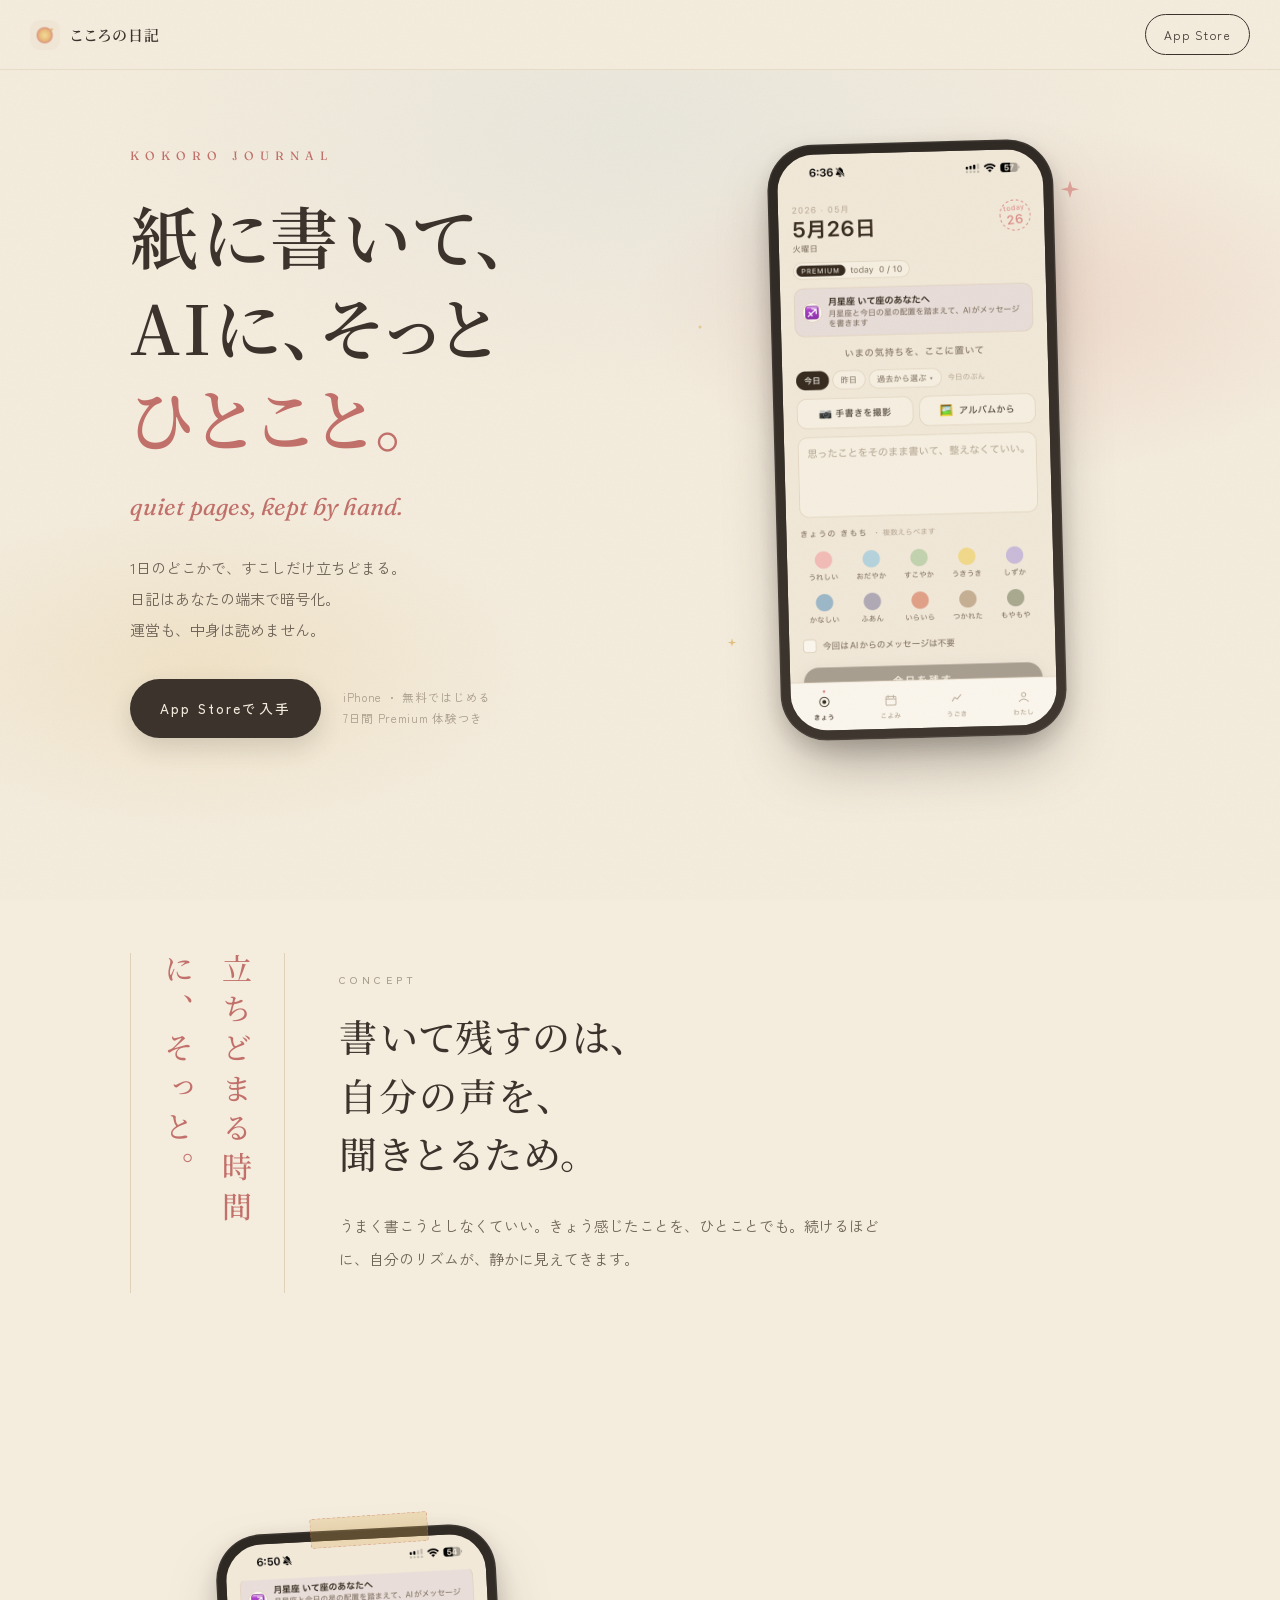
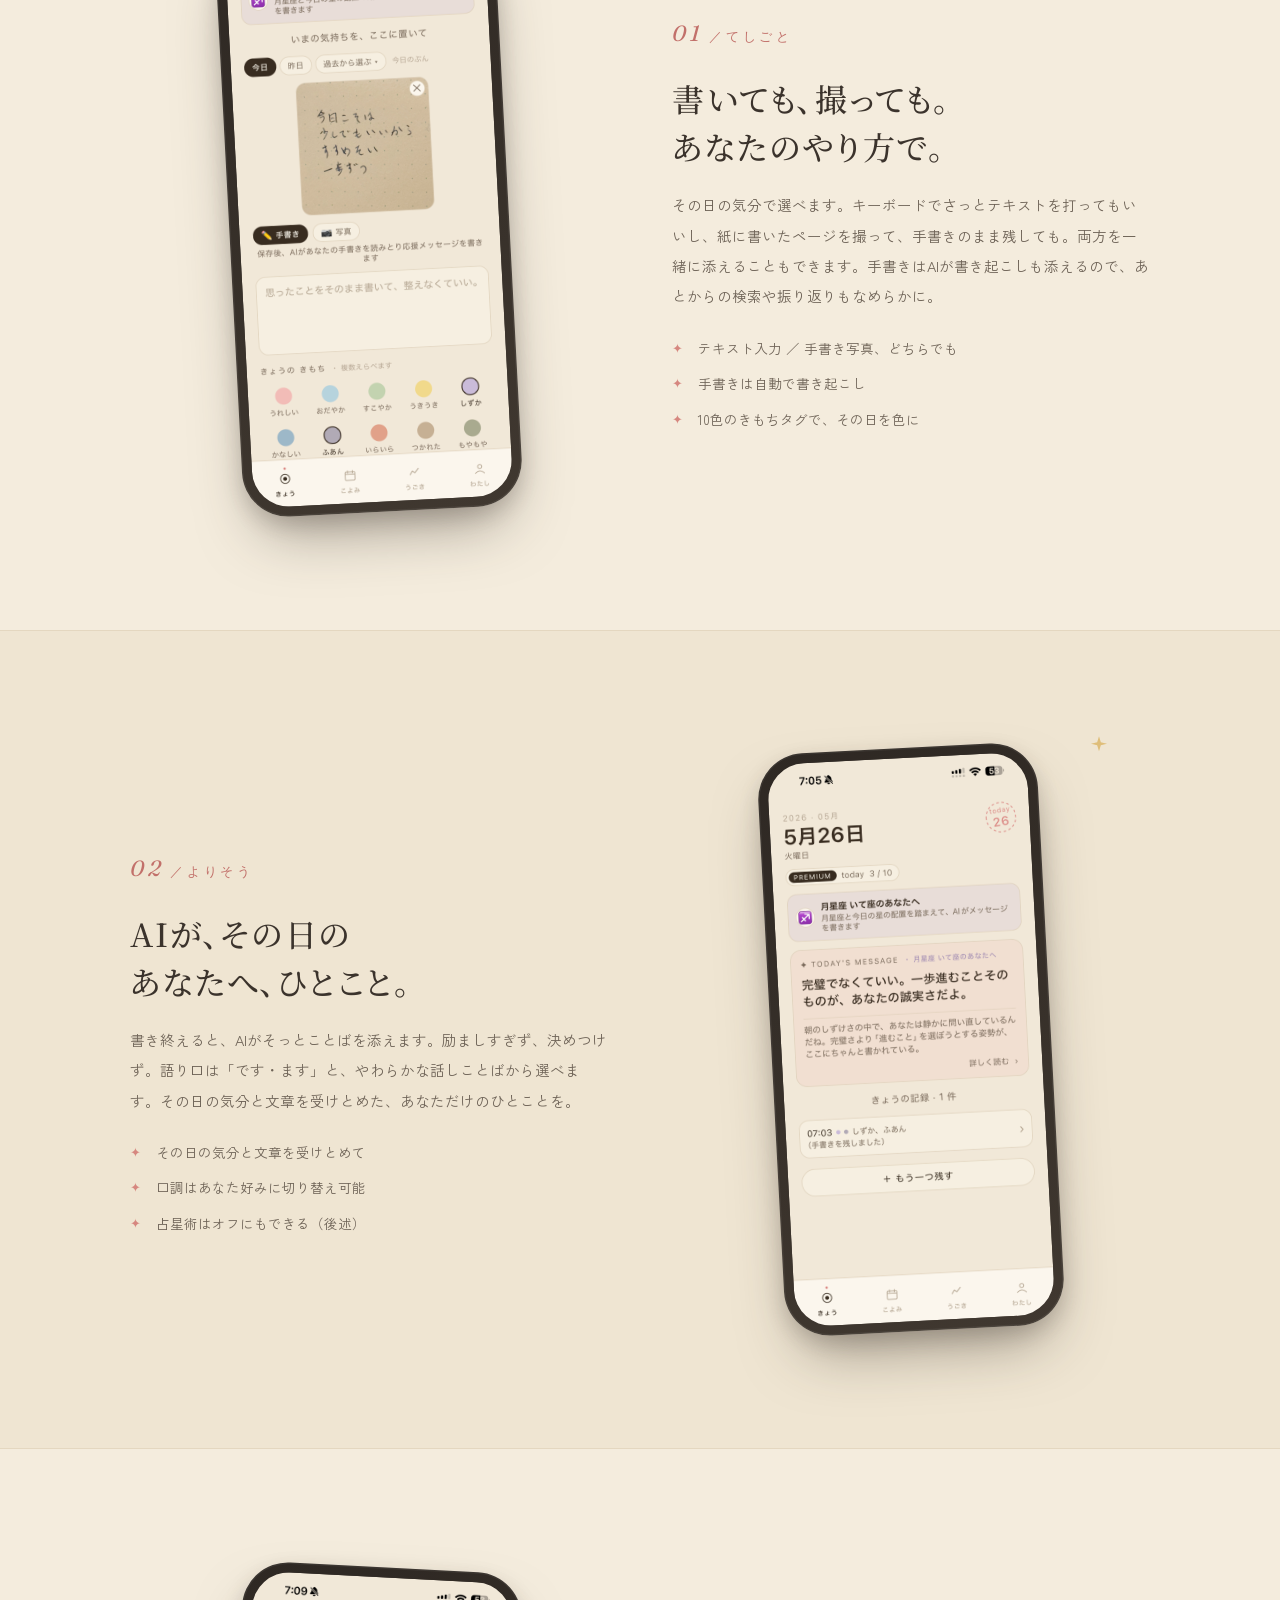
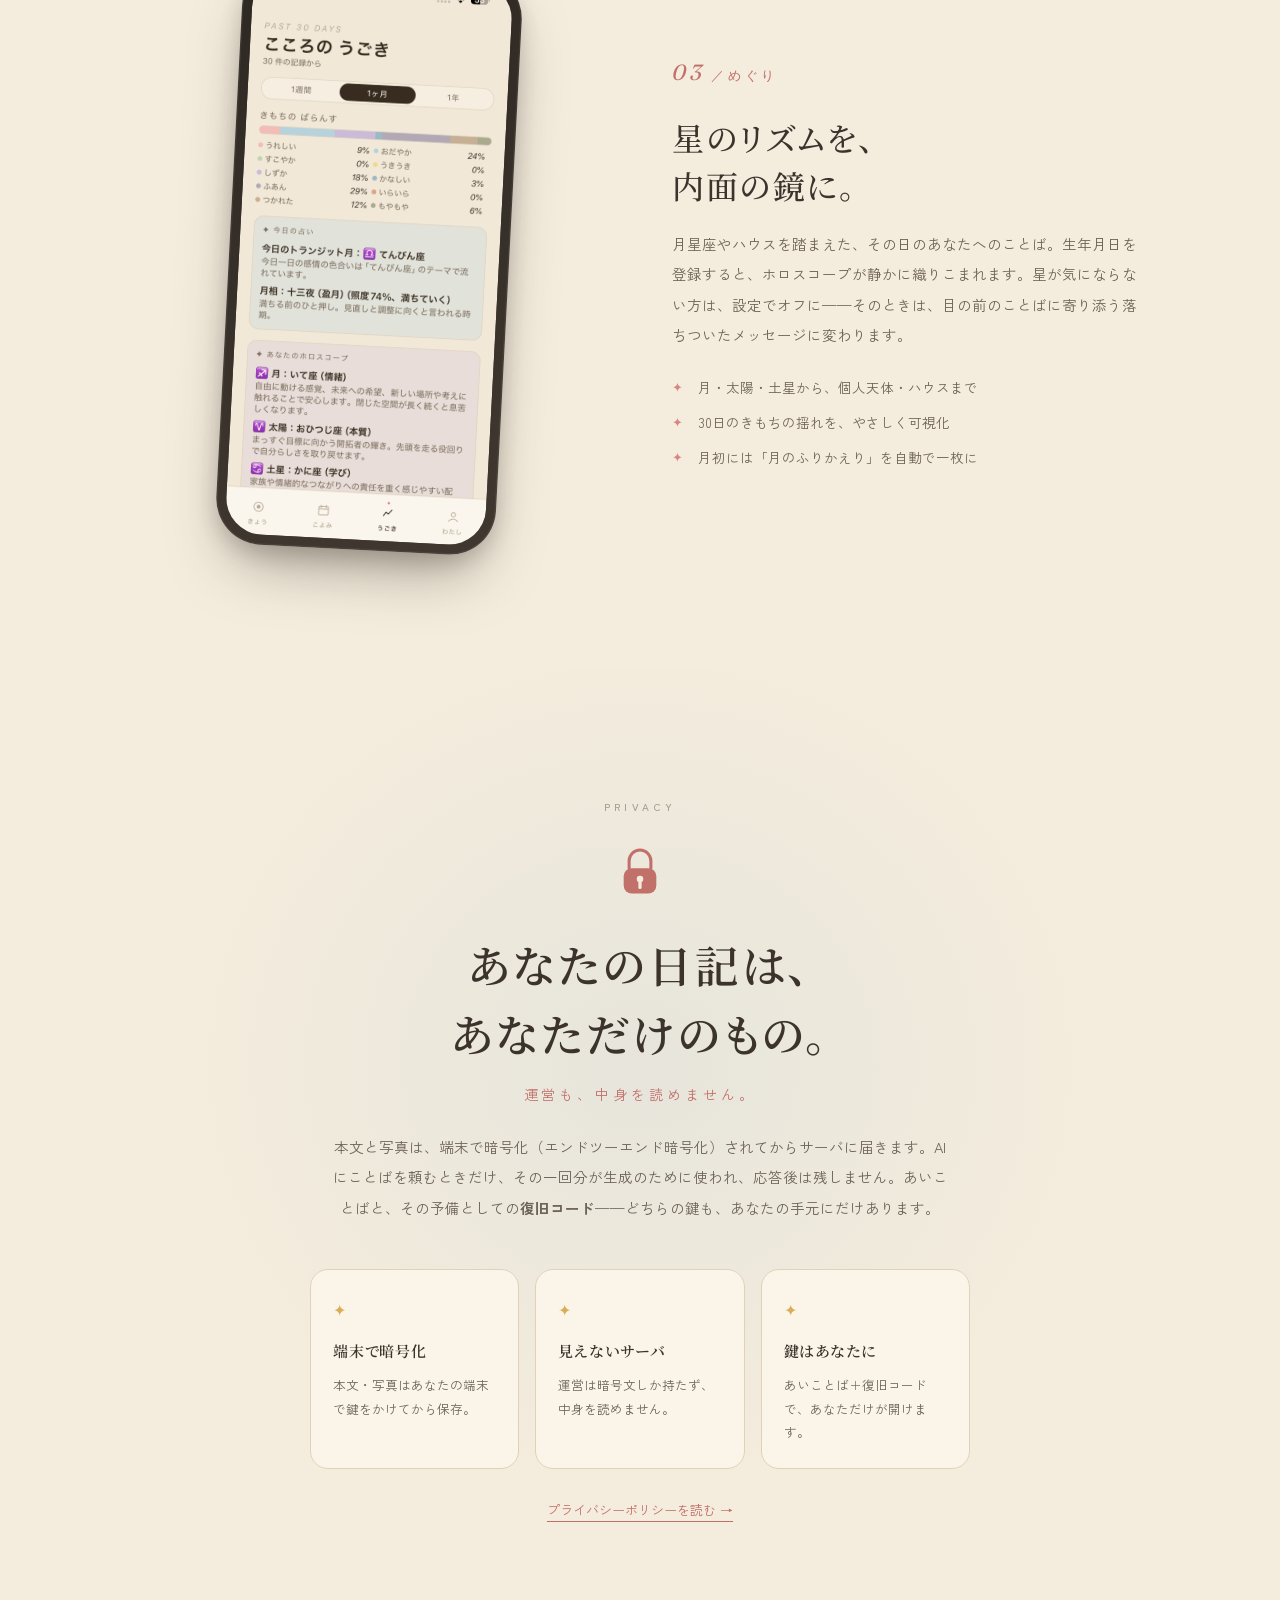
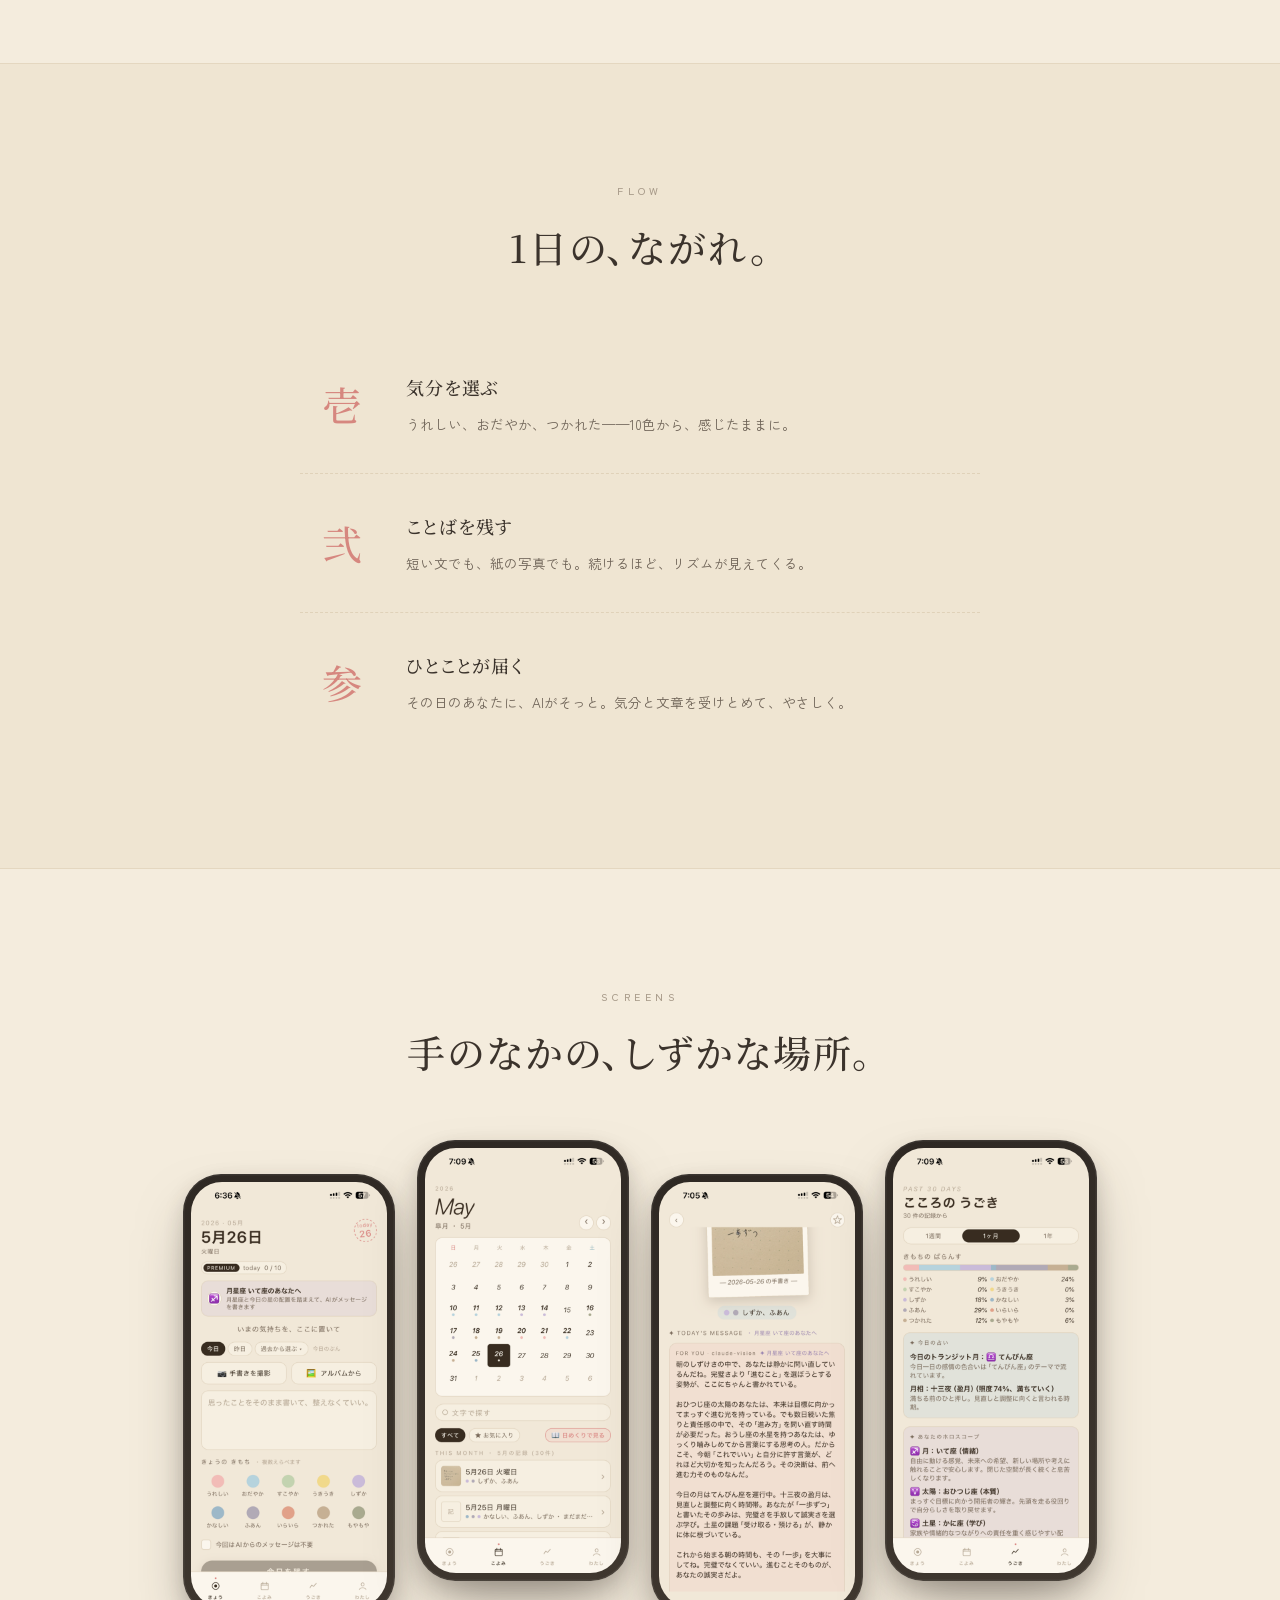
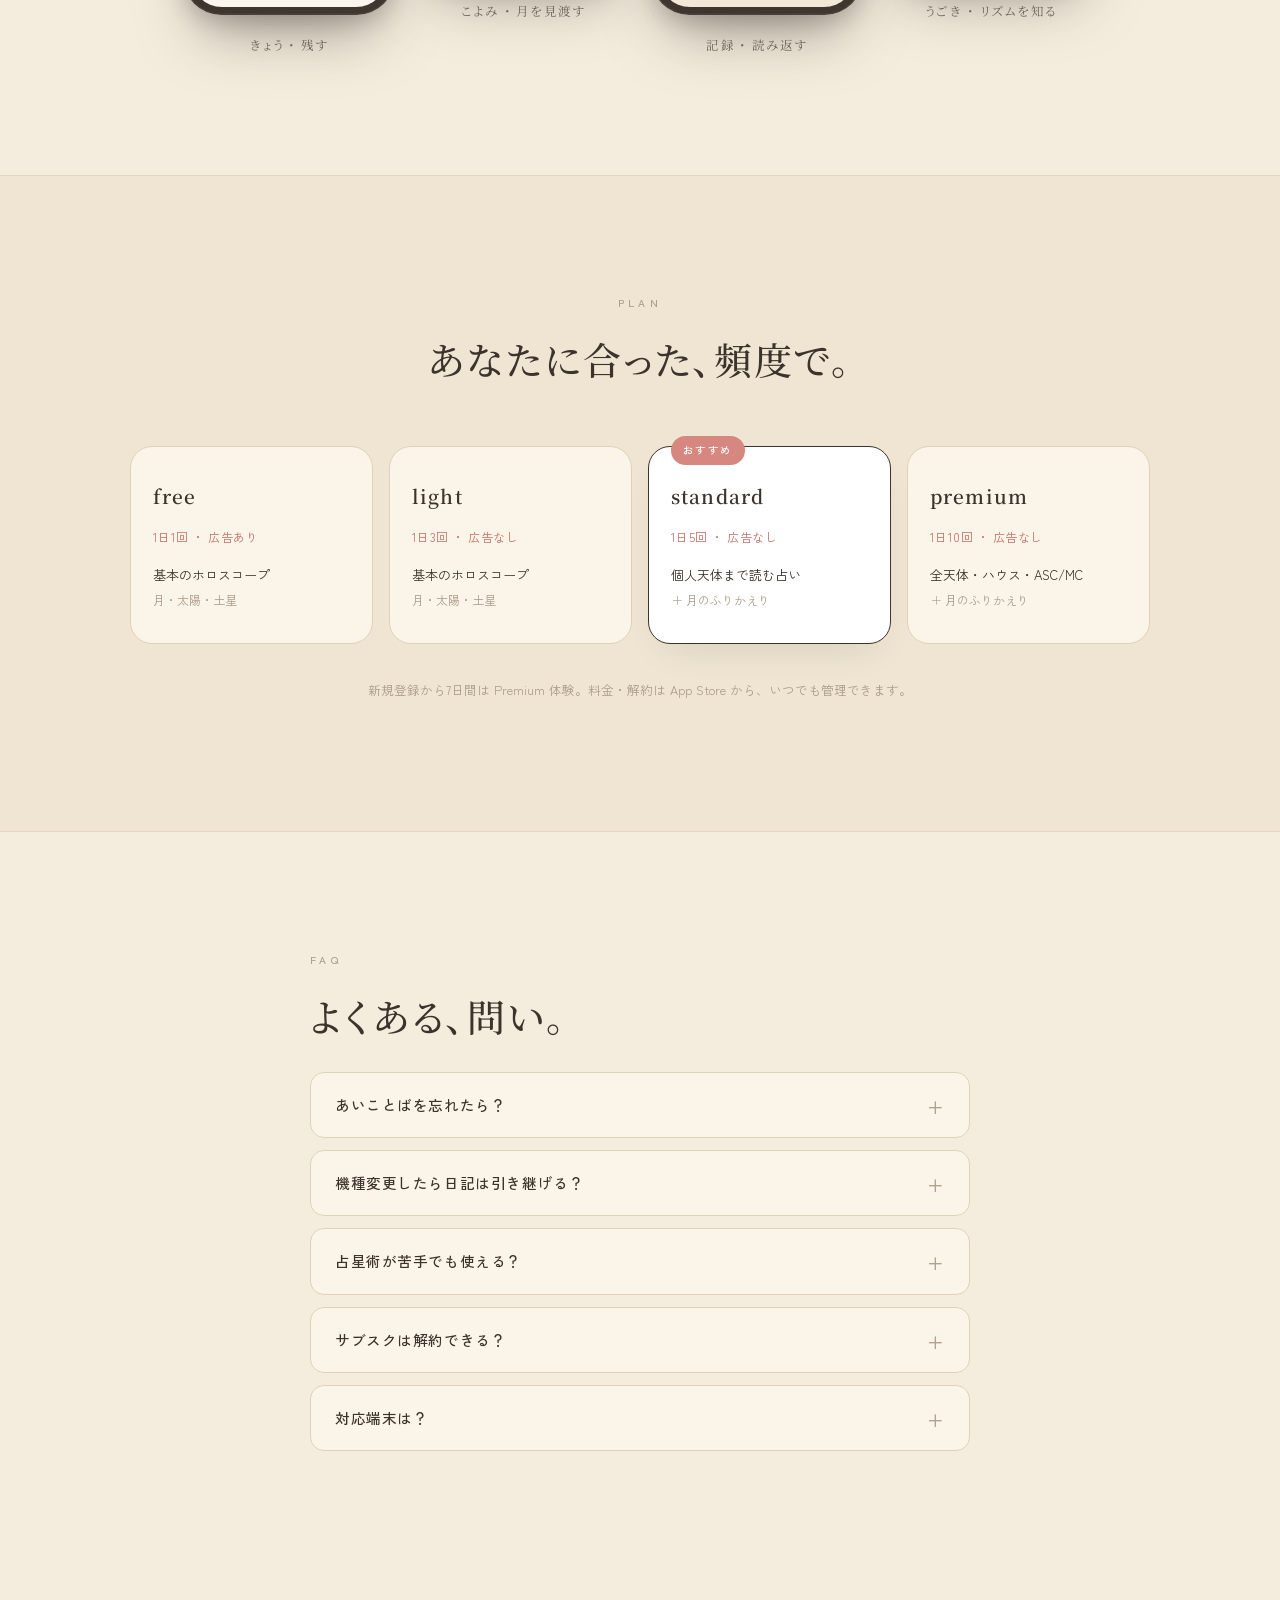
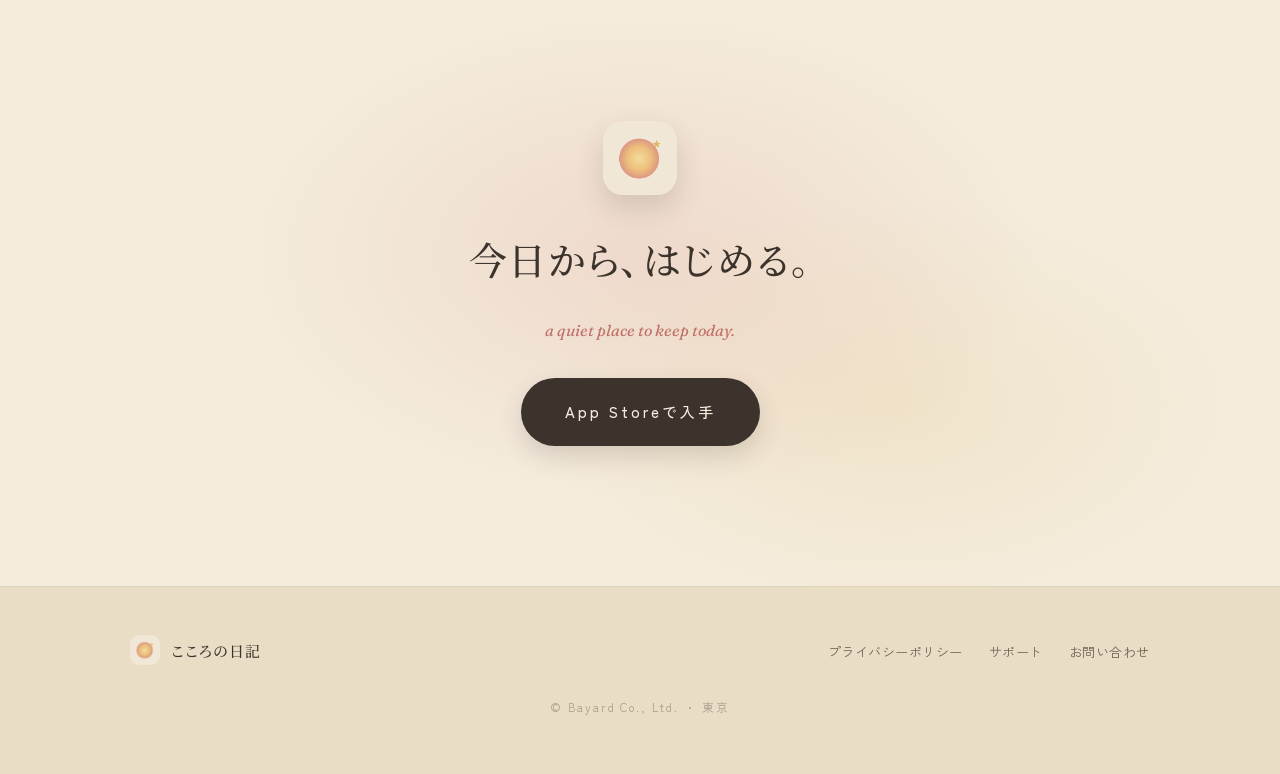
<file: index.html>
<!doctype html>
<html lang="ja">
<head>
<meta charset="utf-8">
<meta name="viewport" content="width=device-width,initial-scale=1">
<title>こころの日記 — 紙に書いて、AIにそっとひとこと</title>
<meta name="description" content="1日のどこかで、すこしだけ立ちどまる。手書きの日記を残し、AIがそっとひとことを添える iOS アプリ。日記はあなたの端末で暗号化、運営も中身は読めません。月星座やハウスを踏まえたことばも、必要な人だけに。">
<meta property="og:title" content="こころの日記">
<meta property="og:description" content="紙に書いて、AIにそっとひとこと。日記はあなたの端末で暗号化。">
<meta property="og:type" content="website">
<meta property="og:url" content="https://kokorojournal.app/">
<meta property="og:image" content="https://kokorojournal.app/assets/icon.png">
<meta name="theme-color" content="#F4ECDD">
<link rel="icon" href="assets/icon.png">
<link rel="apple-touch-icon" href="assets/icon.png">
<link rel="preconnect" href="https://fonts.googleapis.com">
<link rel="preconnect" href="https://fonts.gstatic.com" crossorigin>
<link href="https://fonts.googleapis.com/css2?family=Fraunces:ital,opsz,wght@0,9..144,400;0,9..144,500;1,9..144,400;1,9..144,500&family=Noto+Serif+JP:wght@400;500;600;700&family=Zen+Kaku+Gothic+New:wght@300;400;500;700&display=swap" rel="stylesheet">
<link rel="stylesheet" href="style.css?v=5">
</head>
<body class="lp">
<div class="grain" aria-hidden="true"></div>

<!-- ░░ NAV ░░ -->
<nav class="nav-bar">
  <a class="nav-brand" href="#top"><img src="assets/icon.png" alt=""><span>こころの日記</span></a>
  <a class="nav-cta" href="https://apps.apple.com/jp/app/id6767930351" rel="noopener">App Store</a>
</nav>

<!-- ░░ HERO ░░ -->
<header class="hero" id="top">
  <div class="hero-glow" aria-hidden="true"></div>
  <div class="wrap hero-grid">
    <div class="hero-copy">
      <p class="kicker reveal">KOKORO&nbsp;JOURNAL</p>
      <h1 class="hero-h reveal d1">紙に書いて、<br>AIに、そっと<br><span class="ink-accent">ひとこと。</span></h1>
      <p class="latin-lead reveal d2"><em>quiet pages, kept by hand.</em></p>
      <p class="hero-lead reveal d3">1日のどこかで、すこしだけ立ちどまる。<br>日記はあなたの端末で暗号化。<br>運営も、中身は読めません。</p>
      <div class="hero-actions reveal d4">
        <a class="btn-primary" href="https://apps.apple.com/jp/app/id6767930351" rel="noopener">App&nbsp;Storeで入手</a>
        <span class="hero-note">iPhone ・ 無料ではじめる<br>7日間 Premium 体験つき</span>
      </div>
    </div>
    <div class="hero-stage reveal d2">
      <div class="float">
        <div class="device device-hero">
          <img src="assets/shots/screen-today.png" alt="こころの日記の「きょう」画面。テキストでも手書き撮影でも記録でき、きもちの色を選ぶ。" width="294" height="637" loading="eager">
        </div>
      </div>
      <svg class="spark s-a" viewBox="0 0 24 24" aria-hidden="true"><path d="M12 2l1.7 5.6L19.4 9l-5.7 1.4L12 16l-1.7-5.6L4.6 9l5.7-1.4z"/></svg>
      <svg class="spark s-b" viewBox="0 0 24 24" aria-hidden="true"><path d="M12 4l1.1 4 4 1.1-4 1.1L12 14l-1.1-3.8-4-1.1 4-1.1z"/></svg>
      <svg class="spark s-c" viewBox="0 0 24 24" aria-hidden="true"><circle cx="12" cy="12" r="3"/></svg>
    </div>
  </div>
</header>

<!-- ░░ MANIFESTO ░░ -->
<section class="section manifesto">
  <div class="wrap manifesto-grid">
    <p class="vtext serif reveal" aria-hidden="true">立ちどまる時間に、そっと。</p>
    <div class="manifesto-body reveal d1">
      <p class="eyebrow">CONCEPT</p>
      <h2 class="serif balance">書いて残すのは、<br>自分の声を、<br>聞きとるため。</h2>
      <p class="lead">うまく書こうとしなくていい。きょう感じたことを、ひとことでも。続けるほどに、自分のリズムが、静かに見えてきます。</p>
    </div>
  </div>
</section>

<!-- ░░ FEATURE 01 — 手書き ░░ -->
<section class="section feature">
  <div class="wrap feat-grid">
    <div class="feat-stage reveal">
      <div class="device tilt-l">
        <img src="assets/shots/screen-compose.png" alt="手書きの写真を貼り、その下にテキストでも書ける入力画面。きもちの色も選べる。" width="294" height="637" loading="lazy">
      </div>
      <span class="tape" aria-hidden="true"></span>
    </div>
    <div class="feat-text reveal d1">
      <p class="num"><span>01</span>／てしごと</p>
      <h3 class="serif">書いても、撮っても。<br>あなたのやり方で。</h3>
      <p>その日の気分で選べます。キーボードでさっとテキストを打ってもいいし、紙に書いたページを撮って、手書きのまま残しても。両方を一緒に添えることもできます。手書きはAIが書き起こしも添えるので、あとからの検索や振り返りもなめらかに。</p>
      <ul class="ticks">
        <li>テキスト入力 ／ 手書き写真、どちらでも</li>
        <li>手書きは自動で書き起こし</li>
        <li>10色のきもちタグで、その日を色に</li>
      </ul>
    </div>
  </div>
</section>

<!-- ░░ FEATURE 02 — AIのひとこと ░░ -->
<section class="section feature tint">
  <div class="wrap feat-grid reverse">
    <div class="feat-stage reveal">
      <div class="device tilt-l">
        <img src="assets/shots/screen-ai.png" alt="きょうの記録に添えられたAIメッセージ。「完璧でなくていい。一歩進むことそのものが、あなたの誠実さだよ。」" width="294" height="637" loading="lazy">
      </div>
      <svg class="spark s-d" viewBox="0 0 24 24" aria-hidden="true"><path d="M12 2l1.7 5.6L19.4 9l-5.7 1.4L12 16l-1.7-5.6L4.6 9l5.7-1.4z"/></svg>
    </div>
    <div class="feat-text reveal d1">
      <p class="num"><span>02</span>／よりそう</p>
      <h3 class="serif">AIが、その日の<br>あなたへ、ひとこと。</h3>
      <p>書き終えると、AIがそっとことばを添えます。励ましすぎず、決めつけず。語り口は「です・ます」と、やわらかな話しことばから選べます。その日の気分と文章を受けとめた、あなただけのひとことを。</p>
      <ul class="ticks">
        <li>その日の気分と文章を受けとめて</li>
        <li>口調はあなた好みに切り替え可能</li>
        <li>占星術はオフにもできる（後述）</li>
      </ul>
    </div>
  </div>
</section>

<!-- ░░ FEATURE 03 — 星のリズム ░░ -->
<section class="section feature">
  <div class="wrap feat-grid">
    <div class="feat-stage reveal">
      <div class="device tilt-r">
        <img src="assets/shots/screen-mind.png" alt="こころのうごき画面。きもちのバランス、今日の占い、月・太陽・土星のホロスコープ。" width="294" height="637" loading="lazy">
      </div>
    </div>
    <div class="feat-text reveal d1">
      <p class="num"><span>03</span>／めぐり</p>
      <h3 class="serif">星のリズムを、<br>内面の鏡に。</h3>
      <p>月星座やハウスを踏まえた、その日のあなたへのことば。生年月日を登録すると、ホロスコープが静かに織りこまれます。星が気にならない方は、設定でオフに——そのときは、目の前のことばに寄り添う落ちついたメッセージに変わります。</p>
      <ul class="ticks">
        <li>月・太陽・土星から、個人天体・ハウスまで</li>
        <li>30日のきもちの揺れを、やさしく可視化</li>
        <li>月初には「月のふりかえり」を自動で一枚に</li>
      </ul>
    </div>
  </div>
</section>

<!-- ░░ PRIVACY ░░ -->
<section class="section privacy">
  <div class="privacy-glow" aria-hidden="true"></div>
  <div class="wrap narrow center">
    <p class="eyebrow reveal">PRIVACY</p>
    <svg class="lock-mark reveal d1" viewBox="0 0 64 64" aria-hidden="true">
      <path d="M20 30v-8a12 12 0 0 1 24 0v8" fill="none" stroke="currentColor" stroke-width="3.4" stroke-linecap="round"/>
      <rect x="14" y="30" width="36" height="28" rx="9" fill="currentColor"/>
      <circle cx="32" cy="42" r="3.6" fill="var(--paper)"/>
      <rect x="30.2" y="44" width="3.6" height="9" rx="1.8" fill="var(--paper)"/>
    </svg>
    <p class="pull serif reveal d1">あなたの日記は、<br>あなただけのもの。</p>
    <p class="pull-sub reveal d2">運営も、中身を読めません。</p>
    <p class="privacy-body reveal d2">本文と写真は、端末で暗号化（エンドツーエンド暗号化）されてからサーバに届きます。AIにことばを頼むときだけ、その一回分が生成のために使われ、応答後は残しません。あいことばと、その予備としての<b>復旧コード</b>——どちらの鍵も、あなたの手元にだけあります。</p>
    <div class="priv-cards reveal d3">
      <div class="priv-card"><span class="pc-i">✦</span><b>端末で暗号化</b><p>本文・写真はあなたの端末で鍵をかけてから保存。</p></div>
      <div class="priv-card"><span class="pc-i">✦</span><b>見えないサーバ</b><p>運営は暗号文しか持たず、中身を読めません。</p></div>
      <div class="priv-card"><span class="pc-i">✦</span><b>鍵はあなたに</b><p>あいことば＋復旧コードで、あなただけが開けます。</p></div>
    </div>
    <p class="muted reveal d3"><a href="privacy.html">プライバシーポリシーを読む →</a></p>
  </div>
</section>

<!-- ░░ FLOW ░░ -->
<section class="section flow tint">
  <div class="wrap">
    <p class="eyebrow center reveal">FLOW</p>
    <h2 class="serif center reveal d1">1日の、ながれ。</h2>
    <ol class="steps">
      <li class="reveal"><span class="step-n serif">壱</span><div><h4 class="serif">気分を選ぶ</h4><p>うれしい、おだやか、つかれた——10色から、感じたままに。</p></div></li>
      <li class="reveal d1"><span class="step-n serif">弐</span><div><h4 class="serif">ことばを残す</h4><p>短い文でも、紙の写真でも。続けるほど、リズムが見えてくる。</p></div></li>
      <li class="reveal d2"><span class="step-n serif">参</span><div><h4 class="serif">ひとことが届く</h4><p>その日のあなたに、AIがそっと。気分と文章を受けとめて、やさしく。</p></div></li>
    </ol>
  </div>
</section>

<!-- ░░ GALLERY ░░ -->
<section class="section gallery">
  <div class="wrap">
    <p class="eyebrow center reveal">SCREENS</p>
    <h2 class="serif center reveal d1">手のなかの、しずかな場所。</h2>
    <div class="gal-row reveal d1">
      <figure class="gal-item"><div class="device sm"><img src="assets/shots/screen-today.png" alt="きょう画面" width="294" height="637" loading="lazy"></div><figcaption>きょう ・ 残す</figcaption></figure>
      <figure class="gal-item up"><div class="device sm"><img src="assets/shots/screen-calendar.png" alt="こよみ画面" width="294" height="637" loading="lazy"></div><figcaption>こよみ ・ 月を見渡す</figcaption></figure>
      <figure class="gal-item"><div class="device sm"><img src="assets/shots/screen-reading.png" alt="手書きとAIの読み解き画面" width="294" height="637" loading="lazy"></div><figcaption>記録 ・ 読み返す</figcaption></figure>
      <figure class="gal-item up"><div class="device sm"><img src="assets/shots/screen-mind.png" alt="うごき画面" width="294" height="637" loading="lazy"></div><figcaption>うごき ・ リズムを知る</figcaption></figure>
    </div>
  </div>
</section>

<!-- ░░ PLANS ░░ -->
<section class="section plans tint">
  <div class="wrap">
    <p class="eyebrow center reveal">PLAN</p>
    <h2 class="serif center reveal d1">あなたに合った、頻度で。</h2>
    <div class="plan-grid">
      <div class="plan reveal">
        <h4 class="serif">free</h4>
        <p class="p-tag">1日1回 ・ 広告あり</p>
        <p class="p-d">基本のホロスコープ<br><span class="dim">月・太陽・土星</span></p>
      </div>
      <div class="plan reveal d1">
        <h4 class="serif">light</h4>
        <p class="p-tag">1日3回 ・ 広告なし</p>
        <p class="p-d">基本のホロスコープ<br><span class="dim">月・太陽・土星</span></p>
      </div>
      <div class="plan featured reveal d1">
        <span class="ribbon">おすすめ</span>
        <h4 class="serif">standard</h4>
        <p class="p-tag">1日5回 ・ 広告なし</p>
        <p class="p-d">個人天体まで読む占い<br><span class="dim">＋ 月のふりかえり</span></p>
      </div>
      <div class="plan reveal d2">
        <h4 class="serif">premium</h4>
        <p class="p-tag">1日10回 ・ 広告なし</p>
        <p class="p-d">全天体・ハウス・ASC/MC<br><span class="dim">＋ 月のふりかえり</span></p>
      </div>
    </div>
    <p class="note center reveal d2">新規登録から7日間は Premium 体験。料金・解約は App Store から、いつでも管理できます。</p>
  </div>
</section>

<!-- ░░ FAQ ░░ -->
<section class="section faq">
  <div class="wrap narrow">
    <p class="eyebrow reveal">FAQ</p>
    <h2 class="serif reveal d1">よくある、問い。</h2>
    <div class="reveal d1">
    <details><summary>あいことばを忘れたら？</summary><p>設定時に表示される <b>復旧コード</b> を保管しておけば、ロック画面の「あいことばを忘れた→復旧コードで開く」から日記を取り戻せます。両方を失うと、E2EE の性質上、運営でも復元できません。</p></details>
    <details><summary>機種変更したら日記は引き継げる？</summary><p>同じ Apple ID でサインインすれば、サーバから日記が戻ります。あいことばを入力すると暗号鍵が復元され、いつも通り使えます。</p></details>
    <details><summary>占星術が苦手でも使える？</summary><p>はい。設定で「占星術を使う」を OFF にすると、星に触れない落ち着いたメッセージになります。後からいつでも切り替えられます。</p></details>
    <details><summary>サブスクは解約できる？</summary><p>いつでも解約できます。お使いの Apple ID の「サブスクリプション」設定から手続きください。</p></details>
    <details><summary>対応端末は？</summary><p>現在は iPhone（iOS）のみ対応です。</p></details>
    </div>
  </div>
</section>

<!-- ░░ FINAL CTA ░░ -->
<section class="section final">
  <div class="final-glow" aria-hidden="true"></div>
  <div class="wrap center reveal">
    <img src="assets/icon.png" alt="" class="final-icon">
    <h2 class="serif">今日から、はじめる。</h2>
    <p class="final-sub latin"><em>a quiet place to keep today.</em></p>
    <a class="btn-primary big" href="https://apps.apple.com/jp/app/id6767930351" rel="noopener">App&nbsp;Storeで入手</a>
  </div>
</section>

<footer class="footer">
  <div class="wrap foot-grid">
    <div class="foot-brand"><img src="assets/icon.png" alt=""><span class="serif">こころの日記</span></div>
    <nav class="foot-nav">
      <a href="privacy.html">プライバシーポリシー</a>
      <a href="support.html">サポート</a>
      <a href="mailto:sabe@bayard.co.jp">お問い合わせ</a>
    </nav>
  </div>
  <p class="foot-copy">© Bayard Co., Ltd. ・ 東京</p>
</footer>

<script>
  (function(){
    var els = document.querySelectorAll('.reveal');
    if (!('IntersectionObserver' in window)) { els.forEach(function(e){e.classList.add('in');}); return; }
    var io = new IntersectionObserver(function(es){
      es.forEach(function(e){ if(e.isIntersecting){ e.target.classList.add('in'); io.unobserve(e.target); } });
    }, { threshold: 0.12, rootMargin: '0px 0px -7% 0px' });
    els.forEach(function(e){ io.observe(e); });

    // gentle parallax on hero device
    var stage = document.querySelector('.hero-stage .float');
    if (stage && !matchMedia('(prefers-reduced-motion: reduce)').matches) {
      window.addEventListener('scroll', function(){
        var y = window.scrollY;
        if (y < 800) stage.style.transform = 'translateY(' + (y * 0.06) + 'px)';
      }, { passive: true });
    }

    // tap-to-enlarge screenshots (lightbox)
    var shots = document.querySelectorAll('.device img');
    if (shots.length) {
      var lb = document.createElement('div');
      lb.className = 'lightbox';
      lb.setAttribute('role','dialog');
      lb.setAttribute('aria-modal','true');
      lb.setAttribute('aria-label','スクリーンショットの拡大表示');
      lb.innerHTML = '<button class="lightbox-close" aria-label="閉じる">×</button><div class="lb-frame"><img alt=""></div><p class="lightbox-hint">タップで閉じる</p>';
      document.body.appendChild(lb);
      var lbImg = lb.querySelector('.lb-frame img');
      function openLb(src, alt){ lbImg.src = src; lbImg.alt = alt || ''; lb.classList.add('open'); document.body.style.overflow = 'hidden'; }
      function closeLb(){ lb.classList.remove('open'); document.body.style.overflow = ''; }
      shots.forEach(function(im){
        im.addEventListener('click', function(){ openLb(im.currentSrc || im.src, im.alt); });
      });
      lb.addEventListener('click', function(e){ if (!e.target.closest('.lb-frame img')) closeLb(); });
      document.addEventListener('keydown', function(e){ if (e.key === 'Escape') closeLb(); });
    }
  })();
</script>
</body>
</html>
</file>
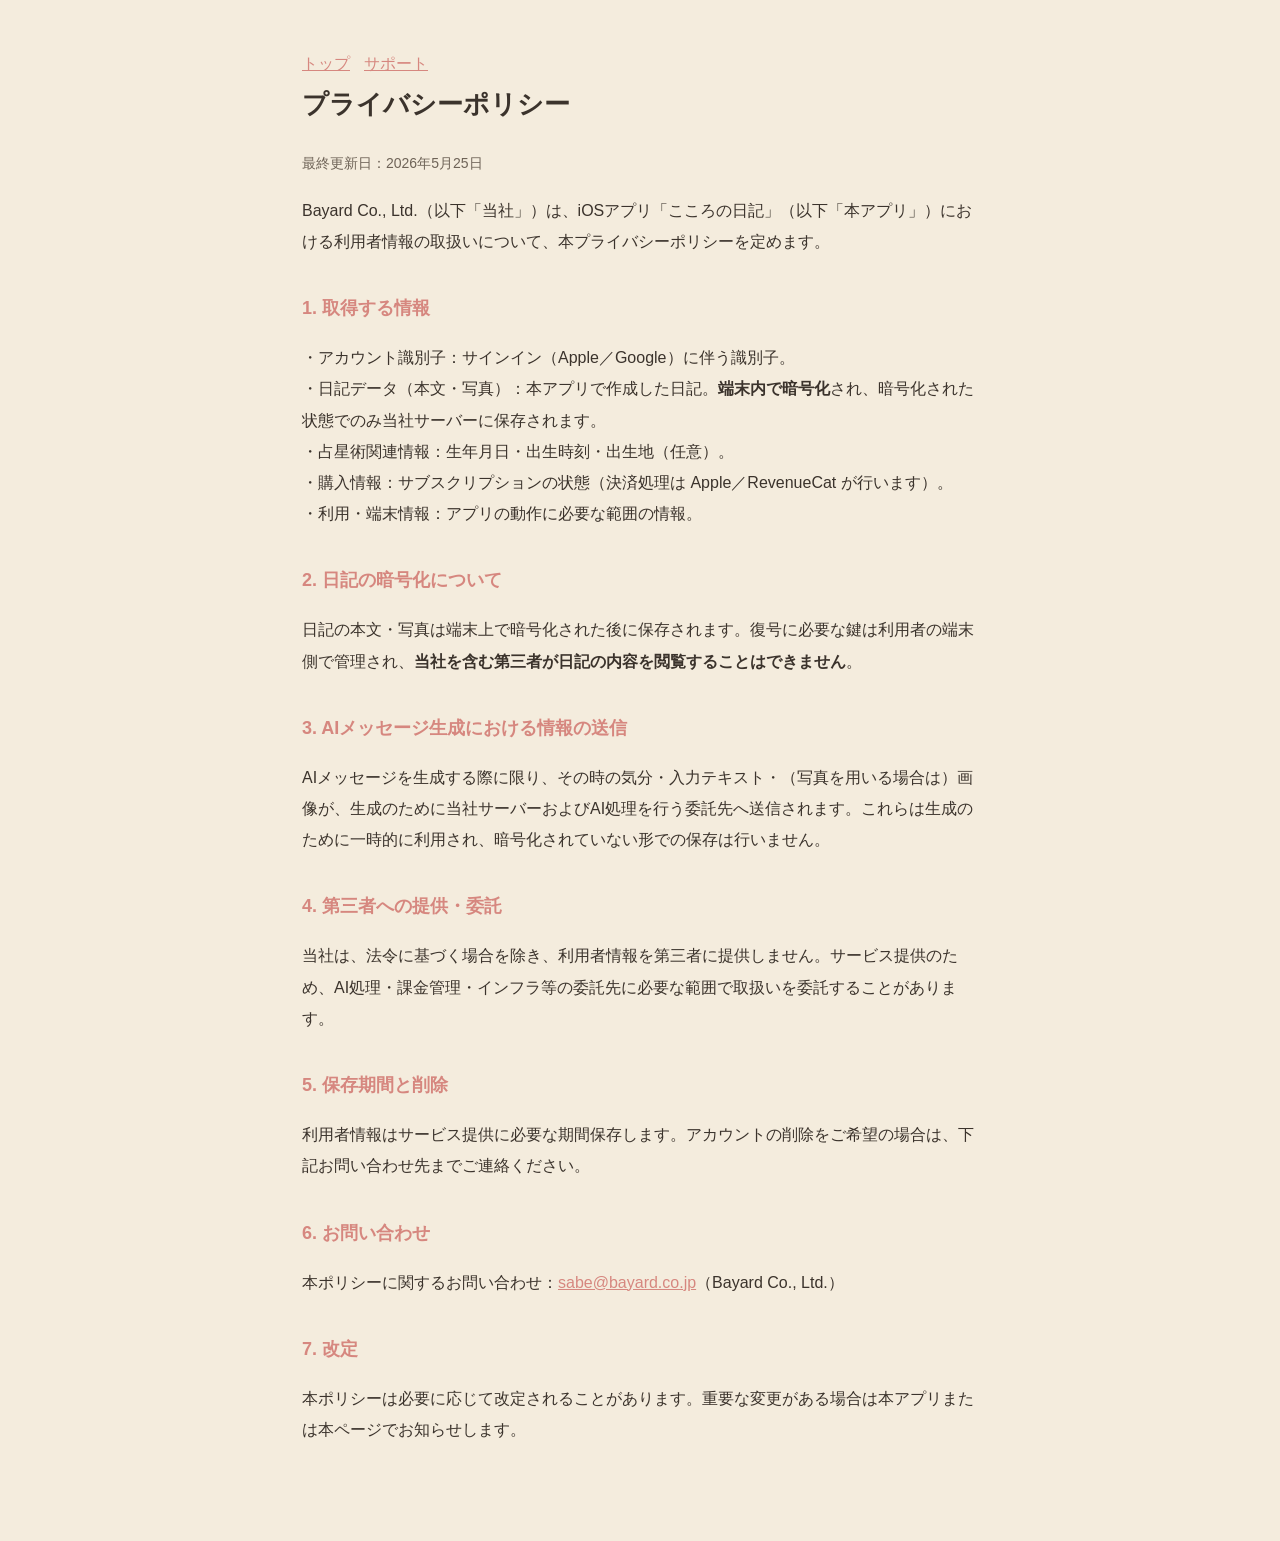
<file: privacy.html>
<!doctype html><html lang="ja"><head><meta charset="utf-8"><meta name="viewport" content="width=device-width,initial-scale=1"><title>プライバシーポリシー｜こころの日記</title><link rel="stylesheet" href="style.css"></head>
<body><div class="wrap">
<div class="nav"><a href="index.html">トップ</a><a href="support.html">サポート</a></div>
<h1>プライバシーポリシー</h1>
<p class="lead">最終更新日：2026年5月25日</p>
<p>Bayard Co., Ltd.（以下「当社」）は、iOSアプリ「こころの日記」（以下「本アプリ」）における利用者情報の取扱いについて、本プライバシーポリシーを定めます。</p>

<h2>1. 取得する情報</h2>
<p>・アカウント識別子：サインイン（Apple／Google）に伴う識別子。<br>
・日記データ（本文・写真）：本アプリで作成した日記。<b>端末内で暗号化</b>され、暗号化された状態でのみ当社サーバーに保存されます。<br>
・占星術関連情報：生年月日・出生時刻・出生地（任意）。<br>
・購入情報：サブスクリプションの状態（決済処理は Apple／RevenueCat が行います）。<br>
・利用・端末情報：アプリの動作に必要な範囲の情報。</p>

<h2>2. 日記の暗号化について</h2>
<p>日記の本文・写真は端末上で暗号化された後に保存されます。復号に必要な鍵は利用者の端末側で管理され、<b>当社を含む第三者が日記の内容を閲覧することはできません</b>。</p>

<h2>3. AIメッセージ生成における情報の送信</h2>
<p>AIメッセージを生成する際に限り、その時の気分・入力テキスト・（写真を用いる場合は）画像が、生成のために当社サーバーおよびAI処理を行う委託先へ送信されます。これらは生成のために一時的に利用され、暗号化されていない形での保存は行いません。</p>

<h2>4. 第三者への提供・委託</h2>
<p>当社は、法令に基づく場合を除き、利用者情報を第三者に提供しません。サービス提供のため、AI処理・課金管理・インフラ等の委託先に必要な範囲で取扱いを委託することがあります。</p>

<h2>5. 保存期間と削除</h2>
<p>利用者情報はサービス提供に必要な期間保存します。アカウントの削除をご希望の場合は、下記お問い合わせ先までご連絡ください。</p>

<h2>6. お問い合わせ</h2>
<p>本ポリシーに関するお問い合わせ：<a href="mailto:sabe@bayard.co.jp">sabe@bayard.co.jp</a>（Bayard Co., Ltd.）</p>

<h2>7. 改定</h2>
<p>本ポリシーは必要に応じて改定されることがあります。重要な変更がある場合は本アプリまたは本ページでお知らせします。</p>
</div></body></html>
</file>
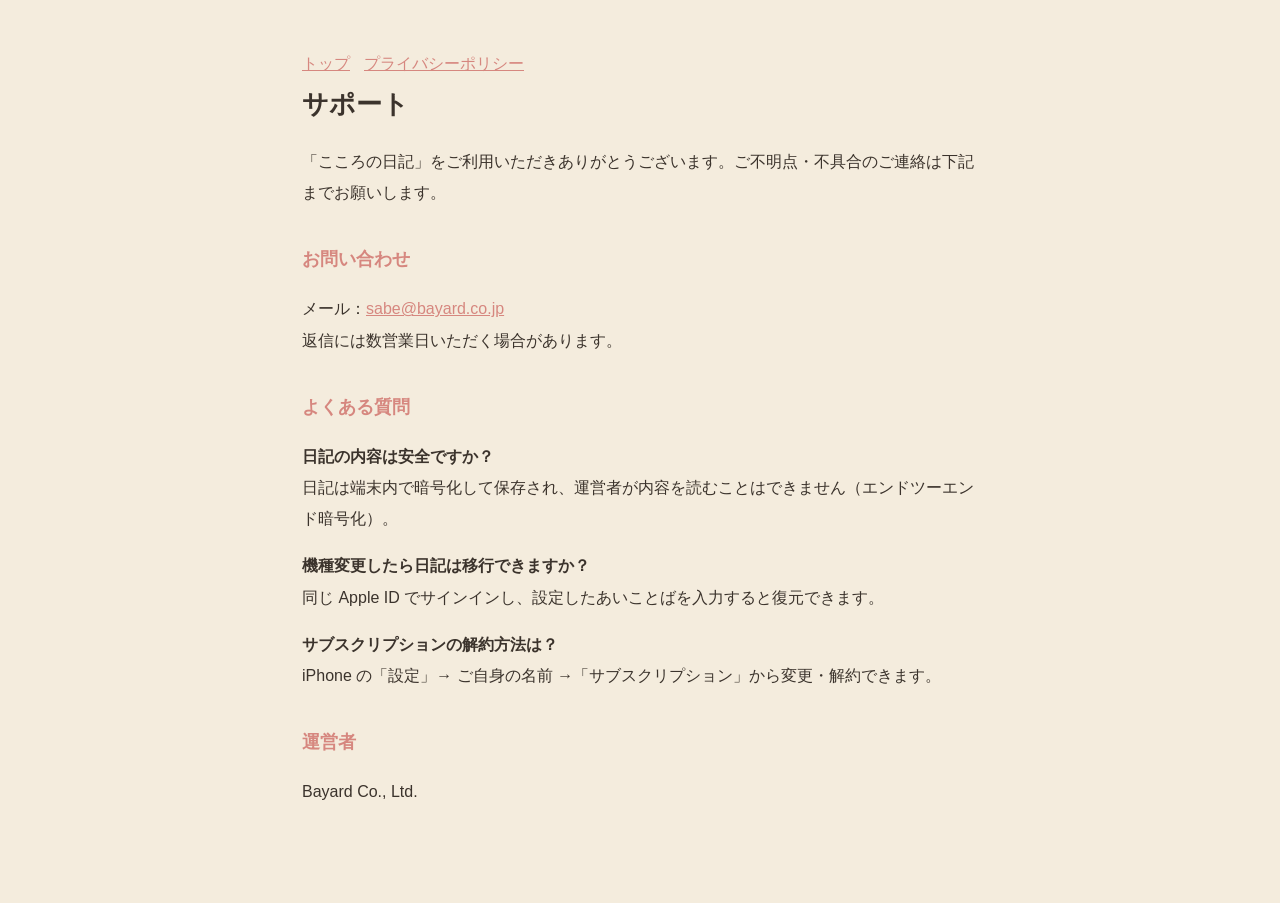
<file: support.html>
<!doctype html><html lang="ja"><head><meta charset="utf-8"><meta name="viewport" content="width=device-width,initial-scale=1"><title>サポート｜こころの日記</title><link rel="stylesheet" href="style.css"></head>
<body><div class="wrap">
<div class="nav"><a href="index.html">トップ</a><a href="privacy.html">プライバシーポリシー</a></div>
<h1>サポート</h1>
<p>「こころの日記」をご利用いただきありがとうございます。ご不明点・不具合のご連絡は下記までお願いします。</p>
<h2>お問い合わせ</h2>
<p>メール：<a href="mailto:sabe@bayard.co.jp">sabe@bayard.co.jp</a><br>
返信には数営業日いただく場合があります。</p>
<h2>よくある質問</h2>
<p><b>日記の内容は安全ですか？</b><br>日記は端末内で暗号化して保存され、運営者が内容を読むことはできません（エンドツーエンド暗号化）。</p>
<p><b>機種変更したら日記は移行できますか？</b><br>同じ Apple ID でサインインし、設定したあいことばを入力すると復元できます。</p>
<p><b>サブスクリプションの解約方法は？</b><br>iPhone の「設定」→ ご自身の名前 →「サブスクリプション」から変更・解約できます。</p>
<h2>運営者</h2>
<p>Bayard Co., Ltd.</p>
</div></body></html>
</file>
<file: style.css>
:root{
  --paper:#F4ECDD;
  --paper-2:#EFE5D2;
  --paper-3:#E9DDC6;
  --card:#FBF5E9;
  --ink:#3B332C;
  --ink-soft:#6E6357;
  --faint:#A99C8B;
  --line:#E0D2B9;
  --coral:#D6877F;
  --coral-deep:#C2706A;
  --gold:#D9AE55;
  --blue:#A9C5D4;
  --shadow:rgba(59,51,44,.16);
}
*{box-sizing:border-box}
html{scroll-behavior:smooth;-webkit-text-size-adjust:100%}
body{margin:0;background:var(--paper);color:var(--ink);
  font-family:"Zen Kaku Gothic New",-apple-system,"Hiragino Sans",sans-serif;
  font-weight:400;line-height:1.95;-webkit-font-smoothing:antialiased;
  font-feature-settings:"palt";overflow-x:hidden}

/* paper grain overlay */
.grain{position:fixed;inset:0;z-index:9999;pointer-events:none;opacity:.045;
  background-image:url("data:image/svg+xml,%3Csvg xmlns='http://www.w3.org/2000/svg' width='160' height='160'%3E%3Cfilter id='n'%3E%3CfeTurbulence type='fractalNoise' baseFrequency='0.85' numOctaves='3' stitchTiles='stitch'/%3E%3C/filter%3E%3Crect width='100%25' height='100%25' filter='url(%23n)'/%3E%3C/svg%3E");
  mix-blend-mode:multiply}

/* ============ legal pages keep original simple look ============ */
.wrap.legal{max-width:720px}
body:not(.lp) .wrap{max-width:720px;margin:0 auto;padding:48px 22px 80px}
body:not(.lp) h1{font-size:26px;margin:0 0 6px}
body:not(.lp) h2{font-size:18px;margin:34px 0 8px;color:var(--coral)}
body:not(.lp) .lead{color:var(--ink-soft);font-size:14px}
body:not(.lp) a{color:var(--coral)}
body:not(.lp) .nav a{margin-right:14px}

/* ============ landing ============ */
.lp .wrap{max-width:1080px;margin:0 auto;padding:0 30px}
.lp .wrap.narrow{max-width:720px}
.lp .center{text-align:center}
.serif{font-family:"Noto Serif JP","Hiragino Mincho ProN",serif;font-weight:500;letter-spacing:.04em}
.latin{font-family:"Fraunces",Georgia,serif}
.balance{text-wrap:balance}
.ink-accent{color:var(--coral-deep)}
.eyebrow{font-size:10.5px;letter-spacing:.42em;color:var(--faint);font-weight:500;margin:0 0 16px}
.eyebrow.center{text-align:center}

/* reveal */
.reveal{opacity:0;transform:translateY(26px);transition:opacity 1s cubic-bezier(.19,.78,.2,1),transform 1s cubic-bezier(.19,.78,.2,1)}
.reveal.in{opacity:1;transform:none}
.reveal.d1{transition-delay:.1s}.reveal.d2{transition-delay:.2s}
.reveal.d3{transition-delay:.32s}.reveal.d4{transition-delay:.44s}
@media (prefers-reduced-motion:reduce){.reveal{opacity:1;transform:none;transition:none}}

/* ============ nav ============ */
.nav-bar{position:sticky;top:0;z-index:100;display:flex;align-items:center;justify-content:space-between;
  padding:14px 30px;background:rgba(244,236,221,.78);backdrop-filter:blur(12px);
  border-bottom:1px solid rgba(224,210,185,.6)}
.nav-brand{display:flex;align-items:center;gap:10px;text-decoration:none;color:var(--ink)}
.nav-brand img{width:30px;height:30px;border-radius:9px}
.nav-brand span{font-family:"Noto Serif JP",serif;font-weight:600;font-size:15px;letter-spacing:.06em}
.nav-cta{text-decoration:none;font-size:12px;letter-spacing:.12em;color:var(--ink);
  border:1px solid var(--ink);border-radius:999px;padding:8px 18px;transition:.25s}
.nav-cta:hover{background:var(--ink);color:var(--paper)}

/* ============ hero ============ */
.hero{position:relative;padding:72px 0 96px;overflow:hidden}
.hero-glow{position:absolute;inset:0;z-index:0;background:
  radial-gradient(46% 38% at 78% 30%,rgba(214,135,127,.20),transparent 62%),
  radial-gradient(40% 34% at 16% 78%,rgba(217,174,85,.16),transparent 64%),
  radial-gradient(60% 50% at 50% 8%,rgba(169,197,212,.14),transparent 70%)}
.hero-grid{position:relative;z-index:1;display:grid;grid-template-columns:1.05fr .95fr;gap:40px;align-items:center}
.kicker{font-family:"Fraunces",serif;font-size:12px;letter-spacing:.5em;color:var(--coral-deep);margin:0 0 22px}
.hero-h{font-family:"Noto Serif JP",serif;font-weight:600;font-size:clamp(38px,6.4vw,68px);
  line-height:1.34;letter-spacing:.04em;margin:0 0 22px;color:var(--ink)}
.latin-lead{font-family:"Fraunces",serif;font-style:italic;font-size:clamp(18px,2.4vw,24px);
  color:var(--coral-deep);margin:0 0 22px;font-weight:400}
.hero-lead{font-size:15px;color:var(--ink-soft);line-height:2.05;margin:0 0 34px}
.hero-actions{display:flex;align-items:center;gap:22px;flex-wrap:wrap}
.hero-note{font-size:11.5px;color:var(--faint);letter-spacing:.06em;line-height:1.85}

.btn-primary{display:inline-block;background:var(--ink);color:var(--paper);text-decoration:none;
  font-size:13.5px;letter-spacing:.16em;font-weight:500;padding:16px 30px;border-radius:999px;
  box-shadow:0 10px 24px var(--shadow);transition:transform .25s,box-shadow .25s}
.btn-primary:hover{transform:translateY(-2px);box-shadow:0 16px 30px var(--shadow)}
.btn-primary.big{padding:19px 44px;font-size:15px;letter-spacing:.2em}

/* hero device */
.hero-stage{position:relative;display:flex;justify-content:center;align-items:center}
.float{animation:float 7s ease-in-out infinite;will-change:transform}
@keyframes float{0%,100%{transform:translateY(0)}50%{transform:translateY(-14px)}}

.device{background:linear-gradient(160deg,#2e2823,#403830);padding:10px;border-radius:46px;
  box-shadow:0 30px 60px -18px rgba(59,51,44,.5),0 8px 20px rgba(59,51,44,.18),inset 0 0 0 1.5px rgba(255,255,255,.06);
  width:280px}
.device img{display:block;width:100%;height:auto;border-radius:37px;cursor:zoom-in}

/* ---- lightbox (tap to enlarge screenshots) ---- */
.lightbox{position:fixed;inset:0;z-index:1000;display:none;align-items:center;justify-content:center;
  background:rgba(40,34,28,.86);-webkit-backdrop-filter:blur(7px);backdrop-filter:blur(7px);padding:28px;opacity:0;transition:opacity .3s ease}
.lightbox.open{display:flex;opacity:1}
.lb-frame{background:linear-gradient(160deg,#2e2823,#403830);padding:9px;border-radius:42px;
  box-shadow:0 40px 90px rgba(0,0,0,.5),inset 0 0 0 1.5px rgba(255,255,255,.07);transform:scale(.94);transition:transform .32s cubic-bezier(.19,.78,.2,1)}
.lightbox.open .lb-frame{transform:scale(1)}
.lb-frame img{display:block;width:auto;height:auto;max-width:min(86vw,360px);max-height:84vh;border-radius:34px}
.lightbox-close{position:absolute;top:18px;right:20px;width:46px;height:46px;border-radius:999px;
  background:rgba(251,245,233,.14);color:#FBF5E9;border:0;font-size:22px;line-height:1;cursor:pointer;
  display:flex;align-items:center;justify-content:center;transition:background .2s}
.lightbox-close:hover{background:rgba(251,245,233,.26)}
.lightbox-hint{position:absolute;bottom:26px;left:0;right:0;text-align:center;color:rgba(251,245,233,.62);font-size:12px;letter-spacing:.14em}
@media (prefers-reduced-motion:reduce){.lightbox,.lb-frame{transition:none}}
.device-hero{width:286px;transform:rotate(-1.5deg)}
.tilt-l{transform:rotate(-3deg)}
.tilt-r{transform:rotate(3deg)}
.device.sm{width:212px;border-radius:38px;padding:8px}
.device.sm img{border-radius:31px}

/* sparkles */
.spark{position:absolute;fill:var(--coral);opacity:.7;animation:tw 4s ease-in-out infinite}
.spark.s-a{width:30px;height:30px;top:6%;right:14%;fill:var(--coral)}
.spark.s-b{width:20px;height:20px;bottom:14%;left:8%;fill:var(--gold);animation-delay:1.3s}
.spark.s-c{width:12px;height:12px;top:30%;left:2%;fill:var(--gold);animation-delay:2.1s;opacity:.5}
.spark.s-d{width:26px;height:26px;top:-14px;right:8%;fill:var(--gold)}
@keyframes tw{0%,100%{opacity:.35;transform:scale(.82) rotate(0)}50%{opacity:.9;transform:scale(1.1) rotate(8deg)}}

/* ============ sections ============ */
.section{position:relative;padding:118px 0}
.tint{background:var(--paper-2)}
.tint::before,.tint::after{content:"";position:absolute;left:0;right:0;height:1px;background:var(--line);opacity:.7}
.tint::before{top:0}.tint::after{bottom:0}
.lp h2{font-family:"Noto Serif JP",serif;font-weight:500;font-size:clamp(26px,3.6vw,38px);
  line-height:1.55;letter-spacing:.05em;color:var(--ink);margin:0 0 26px}
.lp h2.center{margin-bottom:58px}
.lead{font-size:15px;color:var(--ink-soft);line-height:2.2;margin:18px 0 0}
.muted{font-size:13px;margin-top:28px}
.muted a{color:var(--coral-deep);text-decoration:none;border-bottom:1px solid currentColor;padding-bottom:2px}

/* ============ manifesto ============ */
.manifesto-grid{display:grid;grid-template-columns:auto 1fr;gap:54px;align-items:center}
.vtext{writing-mode:vertical-rl;font-size:clamp(22px,3vw,30px);letter-spacing:.32em;
  color:var(--coral-deep);height:340px;margin:0;font-weight:500;
  border-left:1px solid var(--line);border-right:1px solid var(--line);padding:0 18px}
.manifesto-body{max-width:560px}

/* ============ feature ============ */
.feat-grid{display:grid;grid-template-columns:1fr 1fr;gap:64px;align-items:center}
.feat-grid.reverse .feat-stage{order:2}
.feat-stage{position:relative;display:flex;justify-content:center}
.feat-text .num{font-family:"Fraunces",serif;font-size:13px;letter-spacing:.28em;color:var(--coral-deep);margin:0 0 18px;text-transform:uppercase}
.feat-text .num span{font-size:22px;font-style:italic;margin-right:6px}
.feat-text h3{font-family:"Noto Serif JP",serif;font-weight:500;font-size:clamp(24px,3.2vw,32px);line-height:1.5;letter-spacing:.05em;margin:0 0 20px;color:var(--ink)}
.feat-text p{font-size:14.5px;color:var(--ink-soft);line-height:2.1;margin:0}
.ticks{list-style:none;padding:0;margin:24px 0 0;display:grid;gap:11px}
.ticks li{position:relative;padding-left:26px;font-size:13.5px;color:var(--ink-soft);line-height:1.8}
.ticks li::before{content:"✦";position:absolute;left:0;top:0;color:var(--coral);font-size:13px}

/* tape accent */
.tape{position:absolute;top:-14px;left:50%;transform:translateX(-50%) rotate(-4deg);
  width:118px;height:30px;background:rgba(217,174,85,.28);border:1px dashed rgba(194,112,106,.4);border-radius:3px}

/* message card */
.msg-card{position:relative;background:var(--card);border:1px solid var(--line);border-radius:24px;
  padding:38px 34px;max-width:380px;box-shadow:0 24px 48px -20px var(--shadow);transform:rotate(-1.5deg)}
.msg-card::before{content:"✦";position:absolute;top:18px;right:22px;color:var(--gold);font-size:18px}
.msg-eyebrow{font-size:10.5px;letter-spacing:.34em;color:var(--coral-deep);margin:0 0 18px}
.msg-body{font-size:18px;line-height:2;color:var(--ink);margin:0 0 22px;font-weight:500}
.msg-sign{font-size:12px;color:var(--faint);letter-spacing:.08em;margin:0;font-style:italic;font-family:"Fraunces",serif}

/* ============ privacy ============ */
.privacy{padding:128px 0;text-align:center;color:var(--ink);overflow:hidden}
.privacy-glow{position:absolute;inset:0;z-index:0;background:radial-gradient(50% 60% at 50% 40%,rgba(169,197,212,.18),transparent 70%)}
.privacy .wrap{position:relative;z-index:1}
.lock-mark{width:58px;height:58px;color:var(--coral-deep);margin:8px 0 22px}
.pull{font-family:"Noto Serif JP",serif;font-weight:600;font-size:clamp(28px,4.4vw,44px);line-height:1.55;letter-spacing:.05em;margin:0 0 14px}
.pull-sub{font-size:14px;letter-spacing:.28em;color:var(--coral-deep);margin:0 0 8px}
.privacy-body{max-width:620px;margin:24px auto 0;font-size:14.5px;color:var(--ink-soft);line-height:2.1}
.priv-cards{display:grid;grid-template-columns:repeat(3,1fr);gap:16px;margin:46px 0 0;text-align:left}
.priv-card{background:var(--card);border:1px solid var(--line);border-radius:18px;padding:24px 22px}
.priv-card .pc-i{color:var(--gold);font-size:16px}
.priv-card b{display:block;font-family:"Noto Serif JP",serif;font-weight:600;font-size:15px;margin:10px 0 8px;letter-spacing:.05em}
.priv-card p{font-size:12.5px;color:var(--ink-soft);line-height:1.9;margin:0}

/* ============ flow ============ */
.steps{list-style:none;padding:0;margin:0 auto;max-width:680px;display:grid;gap:0}
.steps>li{display:grid;grid-template-columns:74px 1fr;gap:26px;align-items:center;padding:30px 6px;border-bottom:1px dashed var(--line)}
.steps>li:last-child{border-bottom:0}
.step-n{font-family:"Noto Serif JP",serif;font-size:40px;color:var(--coral);text-align:center;font-weight:500}
.steps h4{font-family:"Noto Serif JP",serif;font-weight:500;font-size:18px;letter-spacing:.06em;margin:0 0 6px;color:var(--ink)}
.steps p{font-size:13.5px;color:var(--ink-soft);line-height:1.95;margin:0}

/* ============ gallery ============ */
.gal-row{display:flex;justify-content:center;align-items:flex-end;gap:22px;flex-wrap:wrap}
.gal-item{margin:0;text-align:center}
.gal-item.up{margin-bottom:34px}
.gal-item figcaption{margin-top:18px;font-family:"Noto Serif JP",serif;font-size:12.5px;letter-spacing:.1em;color:var(--ink-soft)}
.gal-item .device{transition:transform .4s}
.gal-item:hover .device{transform:translateY(-8px)}

/* ============ plans ============ */
.plan-grid{display:grid;grid-template-columns:repeat(4,1fr);gap:16px}
.plan{position:relative;background:var(--card);border:1px solid var(--line);border-radius:22px;padding:30px 22px;text-align:left}
.plan.featured{border-color:var(--ink);background:#fff;box-shadow:0 18px 40px -20px var(--shadow)}
.ribbon{position:absolute;top:-11px;left:22px;background:var(--coral);color:#fff;font-size:10.5px;letter-spacing:.14em;padding:4px 12px;border-radius:999px;font-weight:500}
.plan h4{font-family:"Noto Serif JP",serif;font-weight:600;font-size:19px;letter-spacing:.06em;margin:0 0 10px;color:var(--ink)}
.p-tag{font-size:12px;color:var(--coral-deep);letter-spacing:.04em;margin:0 0 14px}
.p-d{font-size:13px;color:var(--ink);line-height:1.95;margin:0}
.p-d .dim{color:var(--faint);font-size:12px}
.note{font-size:12.5px;color:var(--faint);margin-top:34px;line-height:1.95}

/* ============ faq ============ */
.faq details{background:var(--card);border:1px solid var(--line);border-radius:14px;padding:18px 24px;margin-bottom:12px;transition:border-color .25s}
.faq details[open]{border-color:var(--coral)}
.faq summary{cursor:pointer;list-style:none;font-size:14.5px;font-weight:500;color:var(--ink);letter-spacing:.04em;position:relative;padding-right:28px}
.faq summary::-webkit-details-marker{display:none}
.faq summary::after{content:"＋";position:absolute;right:0;top:-1px;color:var(--faint);font-size:17px;transition:.25s}
.faq details[open] summary::after{content:"−";color:var(--coral-deep)}
.faq details>p{margin:13px 0 0;font-size:13.5px;color:var(--ink-soft);line-height:2.05}

/* ============ final ============ */
.final{padding:140px 0;text-align:center;overflow:hidden}
.final-glow{position:absolute;inset:0;background:radial-gradient(46% 60% at 50% 45%,rgba(214,135,127,.18),transparent 68%),radial-gradient(40% 50% at 70% 70%,rgba(217,174,85,.14),transparent 70%)}
.final .wrap{position:relative;z-index:1}
.final-icon{width:74px;height:74px;border-radius:20px;box-shadow:0 12px 28px var(--shadow);margin-bottom:26px}
.final-sub{font-style:italic;color:var(--coral-deep);font-size:16px;margin:6px 0 32px}

/* ============ footer ============ */
.footer{background:var(--paper-3);padding:48px 0 56px;border-top:1px solid var(--line)}
.foot-grid{display:flex;align-items:center;justify-content:space-between;gap:24px;flex-wrap:wrap}
.foot-brand{display:flex;align-items:center;gap:11px}
.foot-brand img{width:30px;height:30px;border-radius:9px}
.foot-brand span{font-size:15px;letter-spacing:.06em;color:var(--ink)}
.foot-nav a{margin-left:22px;font-size:13px;color:var(--ink-soft);text-decoration:none;letter-spacing:.04em}
.foot-nav a:first-child{margin-left:0}
.foot-nav a:hover{color:var(--coral-deep)}
.foot-copy{text-align:center;color:var(--faint);font-size:11.5px;letter-spacing:.16em;margin:30px 0 0}

/* ============ responsive ============ */
@media (max-width:880px){
  .hero{padding:48px 0 72px}
  .hero-grid{grid-template-columns:1fr;gap:14px;text-align:center}
  .hero-stage{order:-1;margin-bottom:8px}
  .hero-actions{justify-content:center}
  .kicker{margin-bottom:16px}
  .section{padding:84px 0}
  .manifesto-grid{grid-template-columns:1fr;gap:34px;justify-items:center;text-align:center}
  .vtext{height:auto;writing-mode:horizontal-tb;border:0;border-top:1px solid var(--line);border-bottom:1px solid var(--line);padding:14px 0;letter-spacing:.2em}
  .manifesto-body{text-align:center}
  .feat-grid{grid-template-columns:1fr;gap:36px;text-align:center}
  .feat-grid.reverse .feat-stage{order:0}
  .ticks{display:inline-grid;text-align:left}
  .feat-text .num,.msg-card{margin-left:auto;margin-right:auto}
  .priv-cards{grid-template-columns:1fr}
  .plan-grid{grid-template-columns:1fr 1fr}
  .gal-item.up{margin-bottom:0}
}
@media (max-width:520px){
  .lp .wrap{padding:0 22px}
  .nav-bar{padding:12px 20px}
  .hero-h{font-size:34px}
  .device-hero,.device{width:240px}
  .device.sm{width:150px}
  .plan-grid{grid-template-columns:1fr}
  .gal-row{gap:14px}
  .steps>li{grid-template-columns:52px 1fr;gap:18px;padding:24px 2px}
  .step-n{font-size:30px}
  .foot-grid{flex-direction:column;text-align:center}
}
</file>
